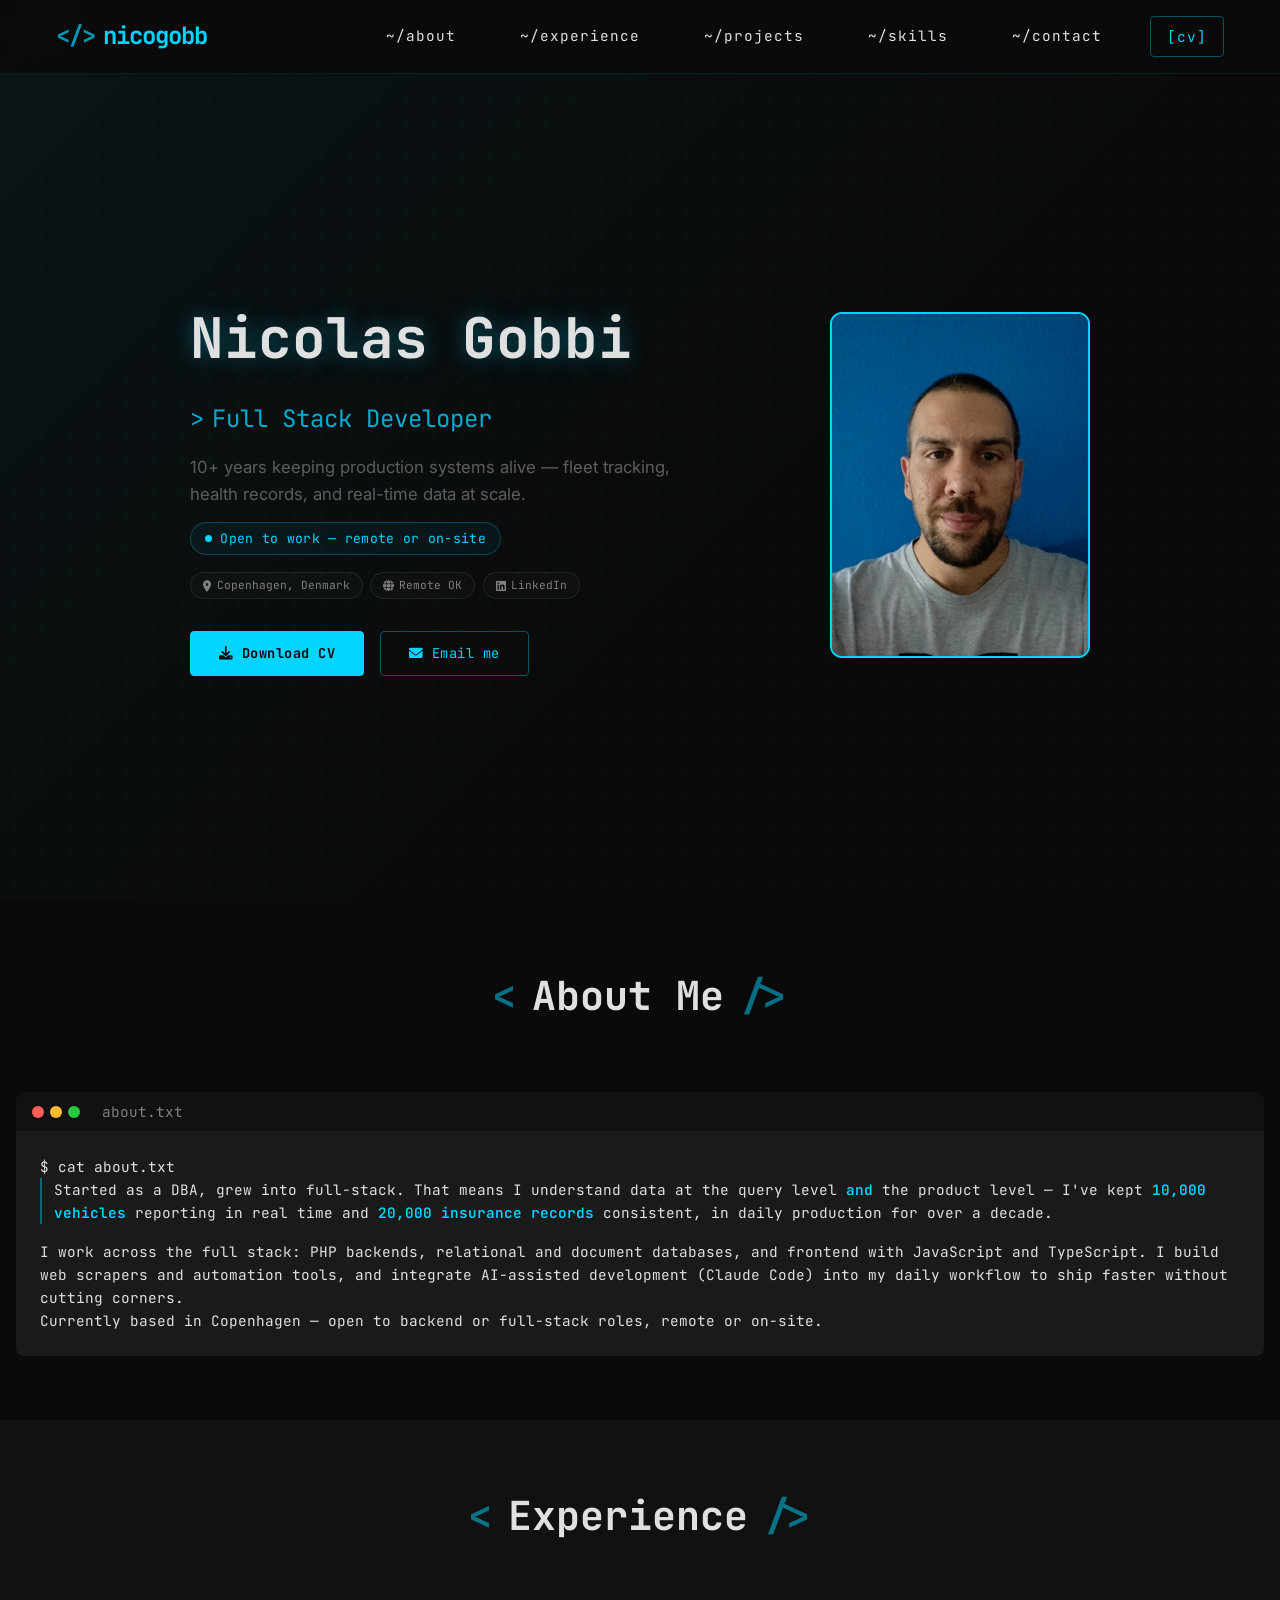
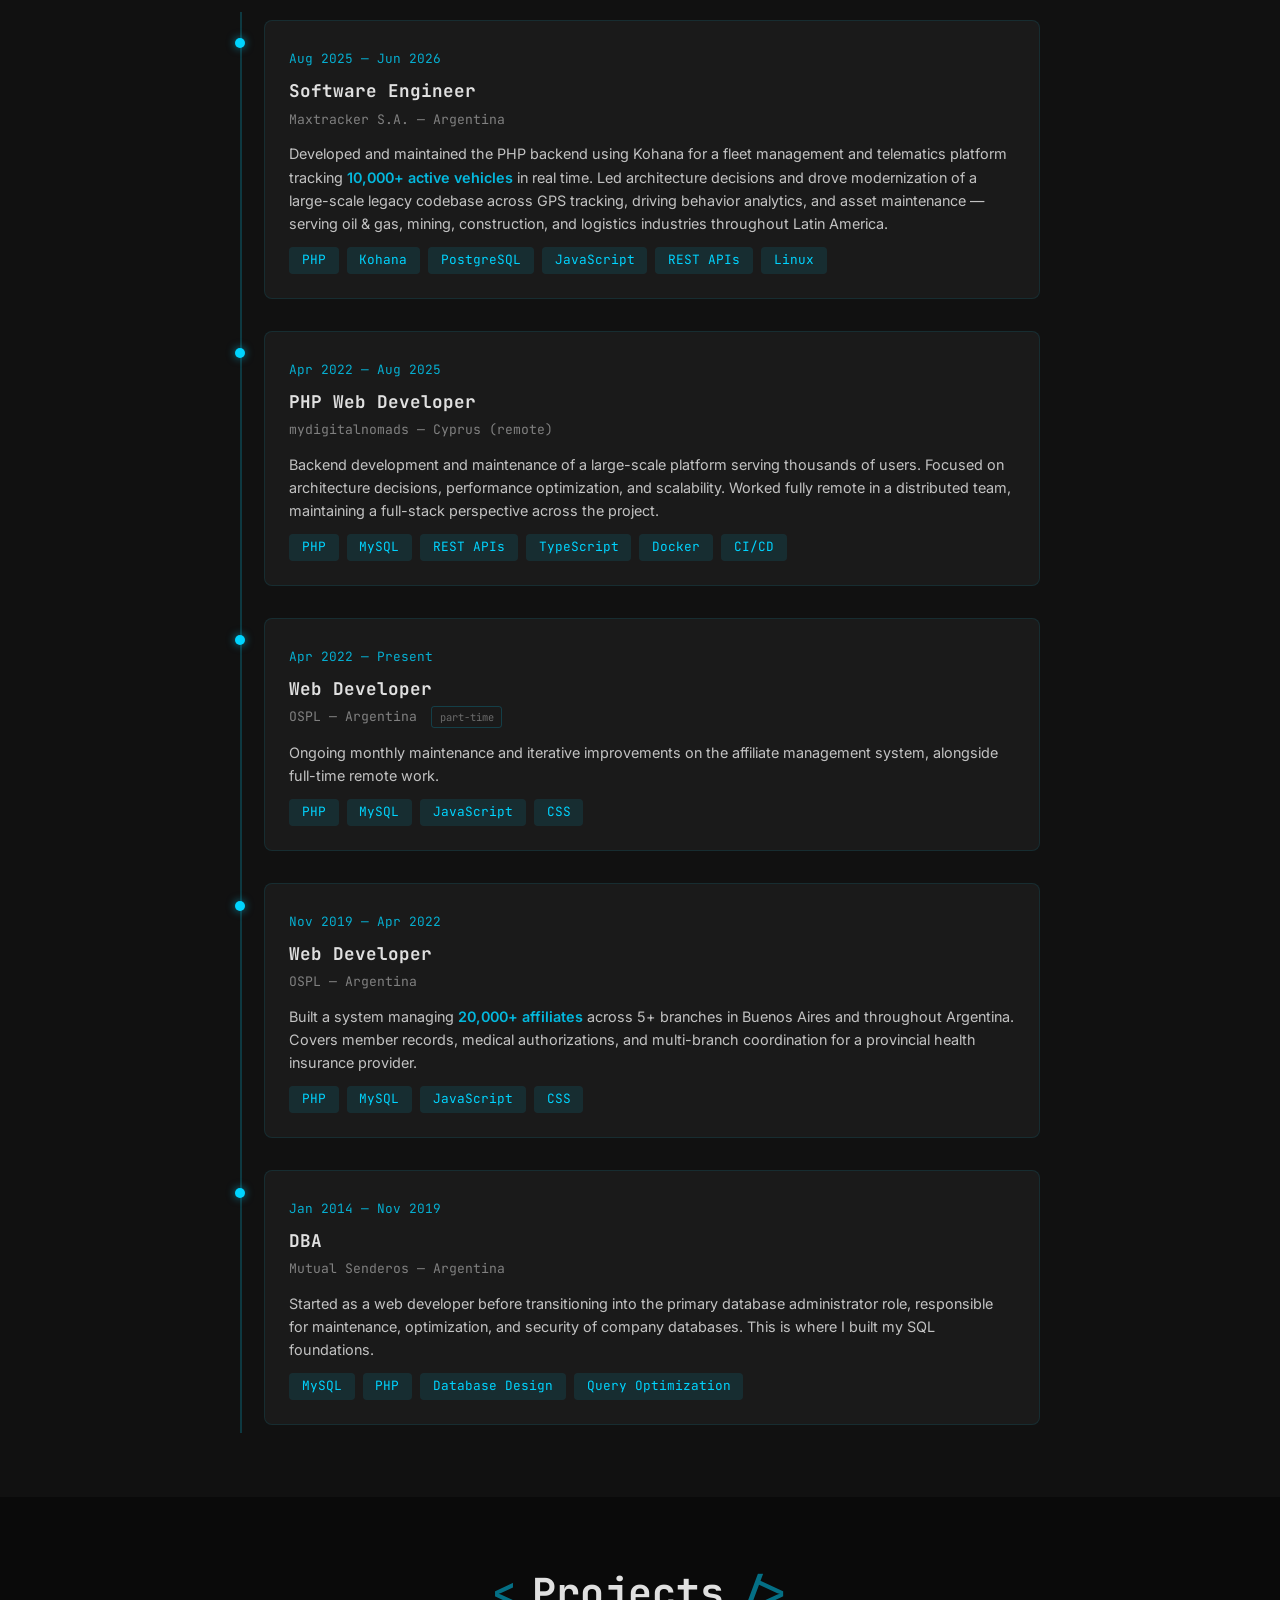
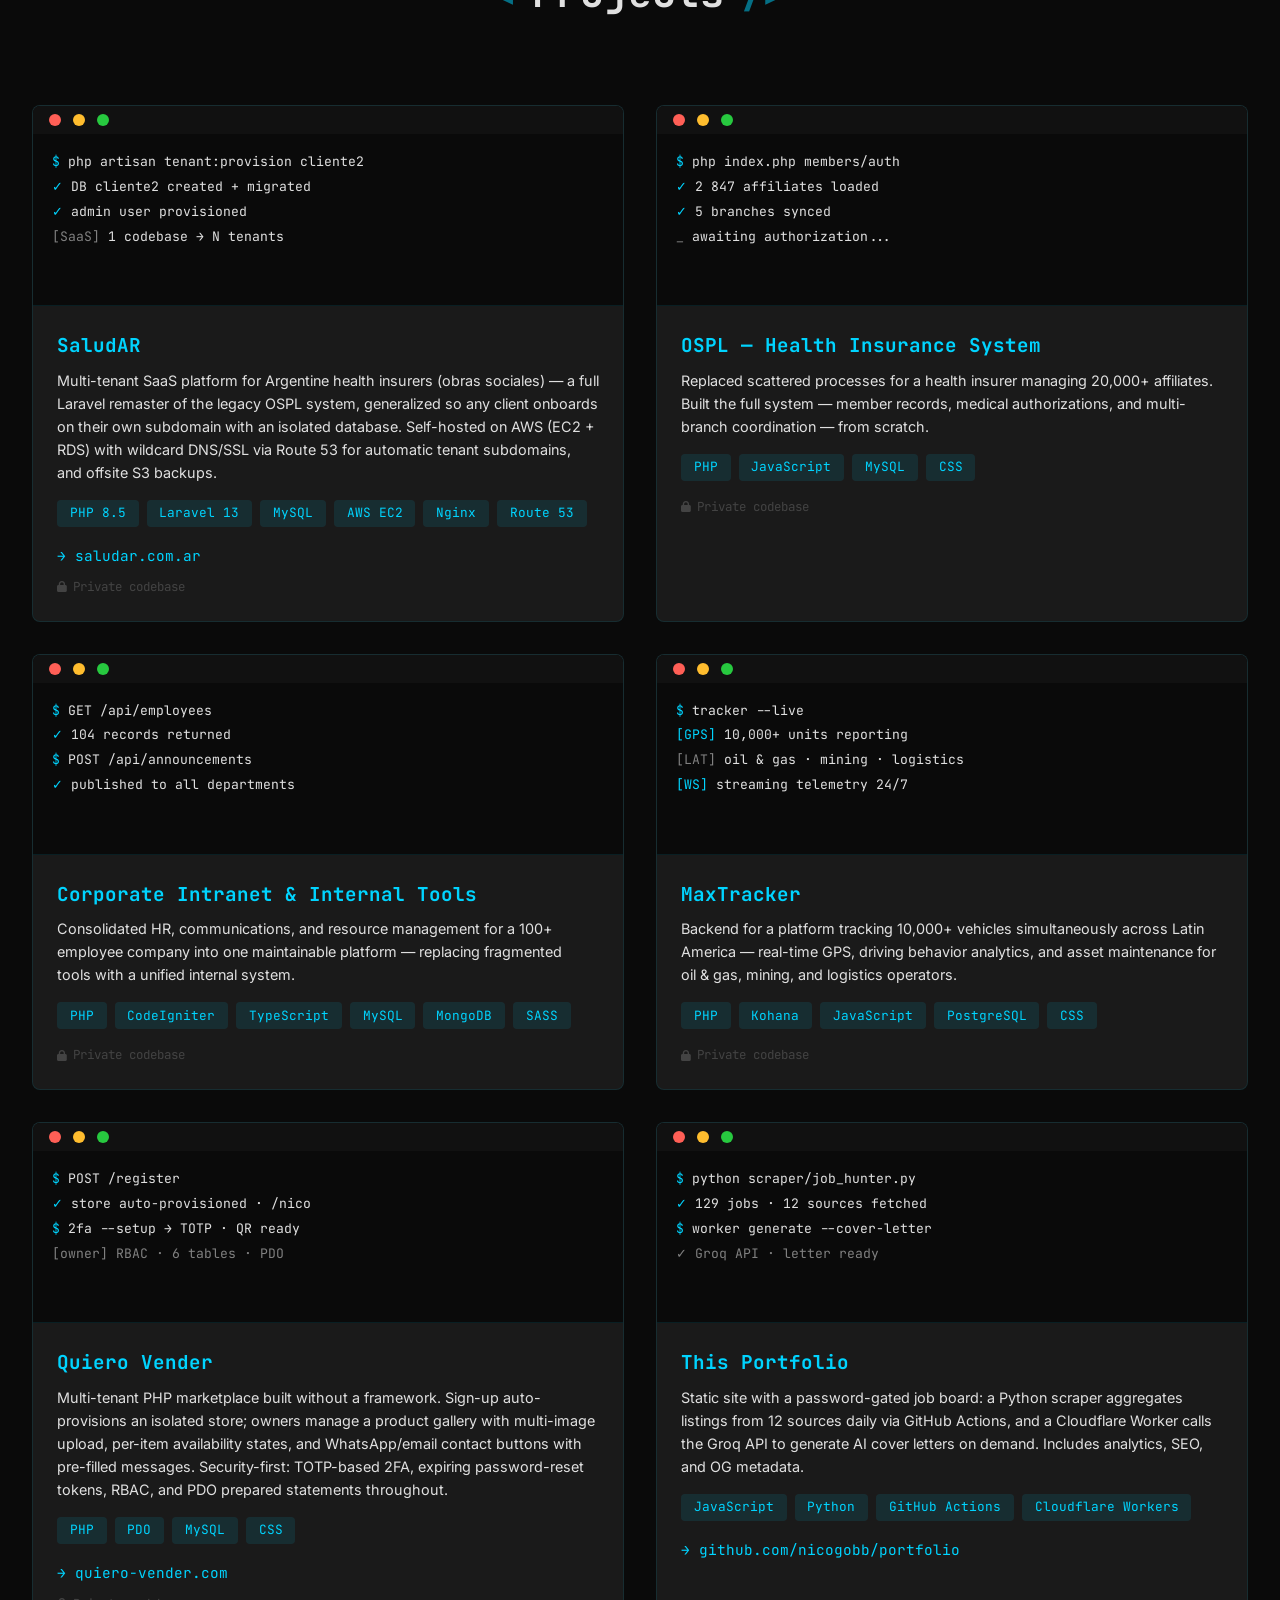
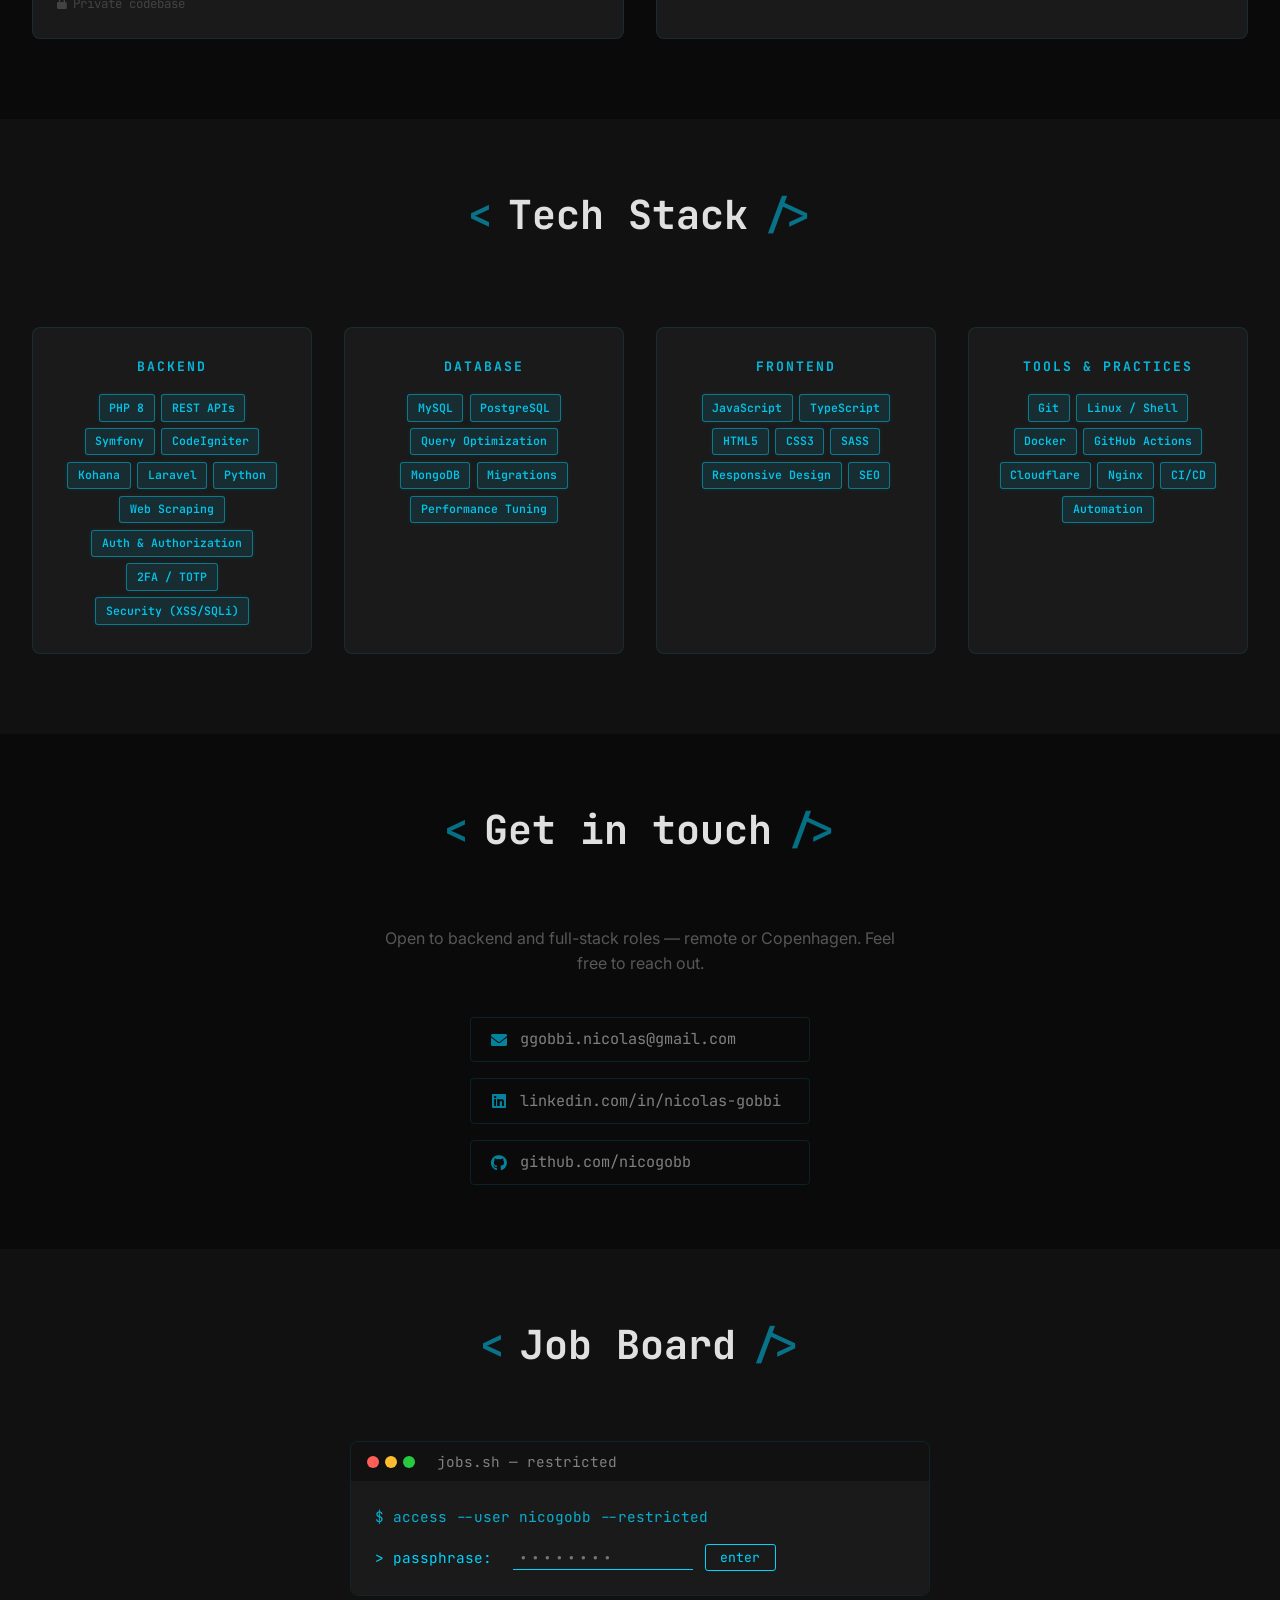
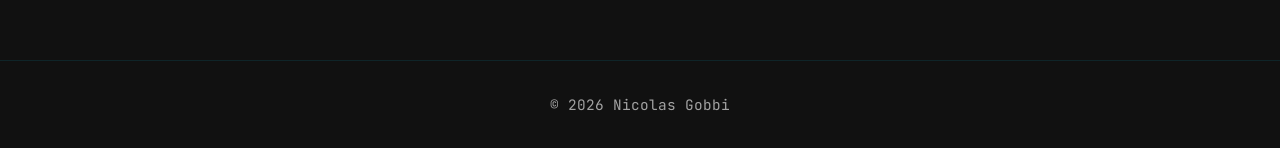
<file: index.html>
<!DOCTYPE html>
<html lang="en">
<head>
    <meta charset="UTF-8">
    <meta name="viewport" content="width=device-width, initial-scale=1.0">
    <meta name="description" content="Nicolas Gobbi - Full Stack Developer Portfolio showcasing web development projects and skills">
    <meta property="og:type" content="website">
    <meta property="og:title" content="Nicolas Gobbi — Full Stack Developer">
    <meta property="og:description" content="Backend engineer with 10+ years of experience building production systems across health, logistics, and fleet tracking industries.">
    <meta property="og:url" content="https://nicogobb.github.io/portfolio/">
    <meta name="twitter:card" content="summary_large_image">
    <meta name="twitter:title" content="Nicolas Gobbi — Full Stack Developer">
    <meta name="twitter:description" content="Backend engineer with 10+ years of experience building production systems across health, logistics, and fleet tracking industries.">
    <meta property="og:image" content="https://nicogobb.github.io/portfolio/og-image.png">
    <meta property="og:image:type" content="image/png">
    <meta property="og:image:width" content="1200">
    <meta property="og:image:height" content="630">
    <meta name="twitter:image" content="https://nicogobb.github.io/portfolio/og-image.png">
    <title>Nicolas Gobbi - Developer Portfolio</title>
    <link rel="icon" type="image/svg+xml" href="data:image/svg+xml,<svg xmlns='http://www.w3.org/2000/svg' viewBox='0 0 100 100'><rect width='100' height='100' rx='10' fill='%230a0a0a'/><text x='8' y='78' font-size='65' font-family='monospace' fill='%2300ff00'>%3E_</text></svg>">
    <!-- Preconnect -->
    <link rel="preconnect" href="https://fonts.googleapis.com">
    <link rel="preconnect" href="https://fonts.gstatic.com" crossorigin>
    <!-- SEO -->
    <meta name="author" content="Nicolas Gobbi">
    <meta name="theme-color" content="#0a0a0a">
    <link rel="canonical" href="https://nicogobb.github.io/portfolio/">
    <!-- Google Fonts -->
    <link href="https://fonts.googleapis.com/css2?family=JetBrains+Mono:wght@400;700&family=Inter:wght@400;500;700&display=swap" rel="stylesheet">
    <!-- JSON-LD structured data -->
    <script type="application/ld+json">
    {
      "@context": "https://schema.org",
      "@type": "Person",
      "name": "Nicolas Gobbi",
      "url": "https://nicogobb.github.io/portfolio/",
      "jobTitle": "Full Stack Developer",
      "address": {
        "@type": "PostalAddress",
        "addressLocality": "Copenhagen",
        "addressCountry": "DK"
      },
      "knowsAbout": ["PHP", "JavaScript", "TypeScript", "MySQL", "PostgreSQL", "MongoDB", "CodeIgniter", "Kohana", "Symfony", "Laravel", "REST APIs", "Docker", "GitHub Actions", "Cloudflare"],
      "sameAs": [
        "https://github.com/nicogobb",
        "https://linkedin.com/in/nicolas-gobbi"
      ]
    }
    </script>
    <!-- Font Awesome (in head to avoid icon flash on hero chips/buttons) -->
    <link rel="stylesheet" href="https://cdnjs.cloudflare.com/ajax/libs/font-awesome/6.0.0/css/all.min.css">
    <!-- Custom CSS -->
    <link rel="stylesheet" href="css/styles.css">
</head>
<body>
    <!-- Navigation -->
    <nav class="nav">
        <div class="nav__container">
            <a href="#hero" class="nav__logo">nicogobb</a>
            <button class="nav__toggle" aria-label="Toggle menu">
                <span></span>
                <span></span>
                <span></span>
            </button>
            <div class="nav__menu">
                <a href="#about">~/about</a>
                <a href="#experience">~/experience</a>
                <a href="#portfolio">~/projects</a>
                <a href="#skills">~/skills</a>
                <a href="#contact">~/contact</a>
                <a href="CV_NicolasGobbi.pdf" download class="nav__cv">[cv]</a>
            </div>
        </div>
    </nav>

    <!-- Hero Section -->
    <section id="hero" class="hero">
        <div class="hero__container">
            <div class="hero__left">
                <h1 class="hero__title">Nicolas Gobbi</h1>
                <p class="hero__subtitle">Full Stack Developer</p>
                <p class="hero__tagline">10+ years keeping production systems alive — fleet tracking, health records, and real-time data at scale.</p>
                <p class="hero__available"><span class="available__dot"></span> Open to work — remote or on-site</p>
                <div class="hero__chips">
                    <span class="hero__chip"><i class="fas fa-map-marker-alt"></i> Copenhagen, Denmark</span>
                    <span class="hero__chip"><i class="fas fa-globe"></i> Remote OK</span>
                    <a href="https://linkedin.com/in/nicolas-gobbi" target="_blank" rel="noopener noreferrer" class="hero__chip hero__chip--link"><i class="fab fa-linkedin"></i> LinkedIn</a>
                </div>
                <div class="hero__actions">
                    <a href="CV_NicolasGobbi.pdf" download class="hero__btn hero__btn--primary"><i class="fas fa-download"></i> Download CV</a>
                    <a href="mailto:ggobbi.nicolas@gmail.com" class="hero__btn hero__btn--secondary"><i class="fas fa-envelope"></i> Email me</a>
                </div>
            </div>
            <div class="hero__right">
                <img src="img/nicolas.jpg" alt="Nicolas Gobbi" class="hero__photo">
            </div>
        </div>
    </section>

    <!-- Main Content Sections -->
    <main>
        <!-- About Section -->
        <section id="about" class="section">
            <h2 class="section__title">About Me</h2>
            <div class="about__content">
                <div class="about__terminal">
                    <div class="terminal__header">
                        <span class="terminal__dot"></span>
                        <span class="terminal__dot"></span>
                        <span class="terminal__dot"></span>
                        <span class="terminal__title">about.txt</span>
                    </div>
                    <div class="terminal__body">
                        <p>$ cat about.txt</p>
                        <p class="about__uvp-line">Started as a DBA, grew into full-stack. That means I understand data at the query level <em>and</em> the product level — I've kept <em>10,000 vehicles</em> reporting in real time and <em>20,000 insurance records</em> consistent, in daily production for over a decade.</p>
                        <p>I work across the full stack: PHP backends, relational and document databases, and frontend with JavaScript and TypeScript. I build web scrapers and automation tools, and integrate AI-assisted development (Claude Code) into my daily workflow to ship faster without cutting corners.</p>
                        <p>Currently based in Copenhagen — open to backend or full-stack roles, remote or on-site.</p>
                    </div>
                </div>
            </div>
        </section>



        <!-- Experience Section -->
        <section id="experience" class="section">
            <h2 class="section__title">Experience</h2>
            <div class="timeline">

                <div class="timeline__item">
                    <div class="timeline__marker"></div>
                    <div class="timeline__content">
                        <span class="timeline__date">Aug 2025 — Jun 2026</span>
                        <h3 class="timeline__role">Software Engineer</h3>
                        <span class="timeline__company">Maxtracker S.A. — Argentina</span>
                        <p>Developed and maintained the PHP backend using Kohana for a fleet management and telematics platform tracking <strong>10,000+ active vehicles</strong> in real time. Led architecture decisions and drove modernization of a large-scale legacy codebase across GPS tracking, driving behavior analytics, and asset maintenance — serving oil & gas, mining, construction, and logistics industries throughout Latin America.</p>
                        <div class="project__tags">
                            <span>PHP</span><span>Kohana</span><span>PostgreSQL</span><span>JavaScript</span><span>REST APIs</span><span>Linux</span>
                        </div>
                    </div>
                </div>

                <div class="timeline__item">
                    <div class="timeline__marker"></div>
                    <div class="timeline__content">
                        <span class="timeline__date">Apr 2022 — Aug 2025</span>
                        <h3 class="timeline__role">PHP Web Developer</h3>
                        <span class="timeline__company">mydigitalnomads — Cyprus (remote)</span>
                        <p>Backend development and maintenance of a large-scale platform serving thousands of users. Focused on architecture decisions, performance optimization, and scalability. Worked fully remote in a distributed team, maintaining a full-stack perspective across the project.</p>
                        <div class="project__tags">
                            <span>PHP</span><span>MySQL</span><span>REST APIs</span><span>TypeScript</span><span>Docker</span><span>CI/CD</span>
                        </div>
                    </div>
                </div>

                <div class="timeline__item">
                    <div class="timeline__marker"></div>
                    <div class="timeline__content">
                        <span class="timeline__date">Apr 2022 — Present</span>
                        <h3 class="timeline__role">Web Developer</h3>
                        <span class="timeline__company">OSPL — Argentina <span class="timeline__tag">part-time</span></span>
                        <p>Ongoing monthly maintenance and iterative improvements on the affiliate management system, alongside full-time remote work.</p>
                        <div class="project__tags">
                            <span>PHP</span><span>MySQL</span><span>JavaScript</span><span>CSS</span>
                        </div>
                    </div>
                </div>

                <div class="timeline__item">
                    <div class="timeline__marker"></div>
                    <div class="timeline__content">
                        <span class="timeline__date">Nov 2019 — Apr 2022</span>
                        <h3 class="timeline__role">Web Developer</h3>
                        <span class="timeline__company">OSPL — Argentina</span>
                        <p>Built a system managing <strong>20,000+ affiliates</strong> across 5+ branches in Buenos Aires and throughout Argentina. Covers member records, medical authorizations, and multi-branch coordination for a provincial health insurance provider.</p>
                        <div class="project__tags">
                            <span>PHP</span><span>MySQL</span><span>JavaScript</span><span>CSS</span>
                        </div>
                    </div>
                </div>

                <div class="timeline__item">
                    <div class="timeline__marker"></div>
                    <div class="timeline__content">
                        <span class="timeline__date">Jan 2014 — Nov 2019</span>
                        <h3 class="timeline__role">DBA</h3>
                        <span class="timeline__company">Mutual Senderos — Argentina</span>
                        <p>Started as a web developer before transitioning into the primary database administrator role, responsible for maintenance, optimization, and security of company databases. This is where I built my SQL foundations.</p>
                        <div class="project__tags">
                            <span>MySQL</span><span>PHP</span><span>Database Design</span><span>Query Optimization</span>
                        </div>
                    </div>
                </div>

            </div>
        </section>

        <!-- Portfolio Section -->
        <section id="portfolio" class="section">
            <h2 class="section__title">Projects</h2>
            <div class="portfolio__grid">
                <div class="project__card">
                    <div class="project__visual">
                        <div class="project__visual-header">
                            <span class="terminal__dot"></span>
                            <span class="terminal__dot"></span>
                            <span class="terminal__dot"></span>
                        </div>
                        <div class="project__visual-body">
                            <span class="pv__accent">$</span> php artisan tenant:provision cliente2<br>
                            <span class="pv__accent">✓</span> DB cliente2 created + migrated<br>
                            <span class="pv__accent">✓</span> admin user provisioned<br>
                            <span class="pv__dim">[SaaS]</span> 1 codebase → N tenants
                        </div>
                    </div>
                    <div class="project__content">
                        <h3>SaludAR</h3>
                        <p>Multi-tenant SaaS platform for Argentine health insurers (obras sociales) — a full Laravel remaster of the legacy OSPL system, generalized so any client onboards on their own subdomain with an isolated database. Self-hosted on AWS (EC2 + RDS) with wildcard DNS/SSL via Route 53 for automatic tenant subdomains, and offsite S3 backups.</p>
                        <div class="project__tags">
                            <span>PHP 8.5</span>
                            <span>Laravel 13</span>
                            <span>MySQL</span>
                            <span>AWS EC2</span>
                            <span>Nginx</span>
                            <span>Route 53</span>
                        </div>
                        <a href="https://saludar.com.ar" target="_blank" rel="noopener noreferrer" class="project__link">→ saludar.com.ar</a>
                        <span class="project__private"><i class="fas fa-lock"></i> Private codebase</span>
                    </div>
                </div>
                <div class="project__card">
                    <div class="project__visual">
                        <div class="project__visual-header">
                            <span class="terminal__dot"></span>
                            <span class="terminal__dot"></span>
                            <span class="terminal__dot"></span>
                        </div>
                        <div class="project__visual-body">
                            <span class="pv__accent">$</span> php index.php members/auth<br>
                            <span class="pv__accent">✓</span> 2 847 affiliates loaded<br>
                            <span class="pv__accent">✓</span> 5 branches synced<br>
                            <span class="pv__dim">_</span> awaiting authorization...
                        </div>
                    </div>
                    <div class="project__content">
                        <h3>OSPL — Health Insurance System</h3>
                        <p>Replaced scattered processes for a health insurer managing 20,000+ affiliates. Built the full system — member records, medical authorizations, and multi-branch coordination — from scratch.</p>
                        <div class="project__tags">
                            <span>PHP</span>
                            <span>JavaScript</span>
                            <span>MySQL</span>
                            <span>CSS</span>
                        </div>
                        <span class="project__private"><i class="fas fa-lock"></i> Private codebase</span>
                    </div>
                </div>
                <div class="project__card">
                    <div class="project__visual">
                        <div class="project__visual-header">
                            <span class="terminal__dot"></span>
                            <span class="terminal__dot"></span>
                            <span class="terminal__dot"></span>
                        </div>
                        <div class="project__visual-body">
                            <span class="pv__accent">$</span> GET /api/employees<br>
                            <span class="pv__accent">✓</span> 104 records returned<br>
                            <span class="pv__accent">$</span> POST /api/announcements<br>
                            <span class="pv__accent">✓</span> published to all departments
                        </div>
                    </div>
                    <div class="project__content">
                        <h3>Corporate Intranet & Internal Tools</h3>
                        <p>Consolidated HR, communications, and resource management for a 100+ employee company into one maintainable platform — replacing fragmented tools with a unified internal system.</p>
                        <div class="project__tags">
                            <span>PHP</span>
                            <span>CodeIgniter</span>
                            <span>TypeScript</span>
                            <span>MySQL</span>
                            <span>MongoDB</span>
                            <span>SASS</span>
                        </div>
                        <span class="project__private"><i class="fas fa-lock"></i> Private codebase</span>
                    </div>
                </div>
                <div class="project__card">
                    <div class="project__visual">
                        <div class="project__visual-header">
                            <span class="terminal__dot"></span>
                            <span class="terminal__dot"></span>
                            <span class="terminal__dot"></span>
                        </div>
                        <div class="project__visual-body">
                            <span class="pv__accent">$</span> tracker --live<br>
                            <span class="pv__accent">[GPS]</span> 10,000+ units reporting<br>
                            <span class="pv__dim">[LAT]</span> oil &amp; gas · mining · logistics<br>
                            <span class="pv__accent">[WS]</span> streaming telemetry 24/7
                        </div>
                    </div>
                    <div class="project__content">
                        <h3>MaxTracker</h3>
                        <p>Backend for a platform tracking 10,000+ vehicles simultaneously across Latin America — real-time GPS, driving behavior analytics, and asset maintenance for oil & gas, mining, and logistics operators.</p>
                        <div class="project__tags">
                            <span>PHP</span>
                            <span>Kohana</span>
                            <span>JavaScript</span>
                            <span>PostgreSQL</span>
                            <span>CSS</span>
                        </div>
                        <span class="project__private"><i class="fas fa-lock"></i> Private codebase</span>
                    </div>
                </div>
                <div class="project__card">
                    <div class="project__visual">
                        <div class="project__visual-header">
                            <span class="terminal__dot"></span>
                            <span class="terminal__dot"></span>
                            <span class="terminal__dot"></span>
                        </div>
                        <div class="project__visual-body">
                            <span class="pv__accent">$</span> POST /register<br>
                            <span class="pv__accent">✓</span> store auto-provisioned · /nico<br>
                            <span class="pv__accent">$</span> 2fa --setup → TOTP · QR ready<br>
                            <span class="pv__dim">[owner] RBAC · 6 tables · PDO</span>
                        </div>
                    </div>
                    <div class="project__content">
                        <h3>Quiero Vender</h3>
                        <p>Multi-tenant PHP marketplace built without a framework. Sign-up auto-provisions an isolated store; owners manage a product gallery with multi-image upload, per-item availability states, and WhatsApp/email contact buttons with pre-filled messages. Security-first: TOTP-based 2FA, expiring password-reset tokens, RBAC, and PDO prepared statements throughout.</p>
                        <div class="project__tags">
                            <span>PHP</span>
                            <span>PDO</span>
                            <span>MySQL</span>
                            <span>CSS</span>
                        </div>
                        <a href="https://quiero-vender.com/" target="_blank" rel="noopener noreferrer" class="project__link">→ quiero-vender.com</a>
                        <span class="project__private"><i class="fas fa-lock"></i> Private codebase</span>
                    </div>
                </div>
                <div class="project__card">
                    <div class="project__visual">
                        <div class="project__visual-header">
                            <span class="terminal__dot"></span>
                            <span class="terminal__dot"></span>
                            <span class="terminal__dot"></span>
                        </div>
                        <div class="project__visual-body">
                            <span class="pv__accent">$</span> python scraper/job_hunter.py<br>
                            <span class="pv__accent">✓</span> 129 jobs · 12 sources fetched<br>
                            <span class="pv__accent">$</span> worker generate --cover-letter<br>
                            <span class="pv__dim">✓ Groq API · letter ready</span>
                        </div>
                    </div>
                    <div class="project__content">
                        <h3>This Portfolio</h3>
                        <p>Static site with a password-gated job board: a Python scraper aggregates listings from 12 sources daily via GitHub Actions, and a Cloudflare Worker calls the Groq API to generate AI cover letters on demand. Includes analytics, SEO, and OG metadata.</p>
                        <div class="project__tags">
                            <span>JavaScript</span>
                            <span>Python</span>
                            <span>GitHub Actions</span>
                            <span>Cloudflare Workers</span>
                        </div>
                        <a href="https://github.com/nicogobb/portfolio" target="_blank" rel="noopener noreferrer" class="project__link">→ github.com/nicogobb/portfolio</a>
                    </div>
                </div>
            </div>
        </section>

        <!-- Skills Section -->
        <section id="skills" class="section">
            <h2 class="section__title">Tech Stack</h2>
            <div class="skills__content">
                <div class="skills__grid">
                    <div class="skill__card">
                        <h3>Backend</h3>
                        <div class="skill__tags">
                            <span class="skill__tag">PHP 8</span>
                            <span class="skill__tag">REST APIs</span>
                            <span class="skill__tag">Symfony</span>
                            <span class="skill__tag">CodeIgniter</span>
                            <span class="skill__tag">Kohana</span>
                            <span class="skill__tag skill__tag--core">Laravel</span>
                            <span class="skill__tag">Python</span>
                            <span class="skill__tag">Web Scraping</span>
                            <span class="skill__tag">Auth &amp; Authorization</span>
                            <span class="skill__tag">2FA / TOTP</span>
                            <span class="skill__tag">Security (XSS/SQLi)</span>
                        </div>
                    </div>
                    <div class="skill__card">
                        <h3>Database</h3>
                        <div class="skill__tags">
                            <span class="skill__tag">MySQL</span>
                            <span class="skill__tag">PostgreSQL</span>
                            <span class="skill__tag">Query Optimization</span>
                            <span class="skill__tag">MongoDB</span>
                            <span class="skill__tag">Migrations</span>
                            <span class="skill__tag">Performance Tuning</span>
                        </div>
                    </div>
                    <div class="skill__card">
                        <h3>Frontend</h3>
                        <div class="skill__tags">
                            <span class="skill__tag">JavaScript</span>
                            <span class="skill__tag">TypeScript</span>
                            <span class="skill__tag">HTML5</span>
                            <span class="skill__tag">CSS3</span>
                            <span class="skill__tag">SASS</span>
                            <span class="skill__tag">Responsive Design</span>
                            <span class="skill__tag">SEO</span>
                        </div>
                    </div>
                    <div class="skill__card">
                        <h3>Tools &amp; Practices</h3>
                        <div class="skill__tags">
                            <span class="skill__tag">Git</span>
                            <span class="skill__tag">Linux / Shell</span>
                            <span class="skill__tag">Docker</span>
                            <span class="skill__tag">GitHub Actions</span>
                            <span class="skill__tag">Cloudflare</span>
                            <span class="skill__tag">Nginx</span>
                            <span class="skill__tag">CI/CD</span>
                            <span class="skill__tag">Automation</span>
                        </div>
                    </div>
                </div>
            </div>
        </section>


        <!-- Contact Section -->
        <section id="contact" class="section">
            <h2 class="section__title">Get in touch</h2>
            <div class="contact__container">
                <p class="contact__lead">Open to backend and full-stack roles — remote or Copenhagen. Feel free to reach out.</p>
                <div class="contact__links">
                    <a href="mailto:ggobbi.nicolas@gmail.com" class="contact__link">
                        <i class="fas fa-envelope"></i>
                        <span>ggobbi.nicolas@gmail.com</span>
                    </a>
                    <a href="https://linkedin.com/in/nicolas-gobbi" target="_blank" rel="noopener noreferrer" class="contact__link">
                        <i class="fab fa-linkedin"></i>
                        <span>linkedin.com/in/nicolas-gobbi</span>
                    </a>
                    <a href="https://github.com/nicogobb" target="_blank" rel="noopener noreferrer" class="contact__link">
                        <i class="fab fa-github"></i>
                        <span>github.com/nicogobb</span>
                    </a>
                </div>
            </div>
        </section>

        <!-- Jobs Section (password-protected, no nav link — access via /#jobs) -->
        <section id="jobs" class="section">
            <h2 class="section__title">Job Board</h2>

            <!-- Password gate -->
            <div class="jobs__gate" id="jobs-gate">
                <div class="jobs__gate-terminal">
                    <div class="terminal__header">
                        <span class="terminal__dot"></span>
                        <span class="terminal__dot"></span>
                        <span class="terminal__dot"></span>
                        <span class="terminal__title">jobs.sh — restricted</span>
                    </div>
                    <div class="terminal__body">
                        <p class="jobs__line">$ access --user nicogobb --restricted</p>
                        <div class="jobs__auth-row">
                            <span class="jobs__prompt">&gt; passphrase:&nbsp;</span>
                            <input type="password" id="jobs-password" class="jobs__input"
                                   placeholder="••••••••" autocomplete="off">
                            <button id="jobs-submit" class="jobs__btn">enter</button>
                        </div>
                        <p class="jobs__error" id="jobs-error">! access denied</p>
                    </div>
                </div>
            </div>

            <!-- Jobs list (shown after unlock) -->
            <div class="jobs__content" id="jobs-content">
                <div class="jobs__toolbar">
                    <span id="jobs-meta" class="jobs__meta"></span>
                    <div class="jobs__toolbar-right">
                        <span id="jobs-updated" class="jobs__updated"></span>
<button id="jobs-lock" class="jobs__btn">$ lock</button>
                    </div>
                </div>
                <div id="jobs-filters" class="jobs__filters"></div>
                <div id="jobs-list" class="jobs__list"></div>
                <div id="jobs-pagination" class="jobs__pagination"></div>
            </div>
        </section>

    </main>

    <!-- Footer -->
    <footer class="footer">
        <div class="footer__container">
            <p class="footer__copy">© 2026 Nicolas Gobbi</p>
        </div>
    </footer>

    <!-- Cover Letter Modal -->
    <div class="cl-overlay" id="cl-overlay">
        <div class="cl-modal">
            <div class="cl-modal__header">
                <span class="cl-modal__title">✉ cover letter</span>
                <div class="cl-modal__actions">
                    <button class="cl-btn" id="cl-copy">copy</button>
                    <button class="cl-btn cl-btn--close" id="cl-close">✕</button>
                </div>
            </div>
            <div class="cl-modal__body" id="cl-body"></div>
        </div>
    </div>

<!-- Scroll to top button -->
    <button class="scroll-top" id="scrollTop" aria-label="Back to top">↑</button>
    <script src="js/main.js"></script>
    <!-- GoatCounter Analytics -->
    <script data-goatcounter="https://nicogobb.goatcounter.com/count"
            async src="//gc.zgo.at/count.js"></script>
</body>
</html>
</file>
<file: css/styles.css>
/* CSS Variables */
:root {
    /* Colors - Modern tech-inspired palette */
    --primary-color: #00d4ff;  /* Cyan */
    --secondary-color: #1a1a1a;
    --text-color: #e0e0e0;
    --light-text: #808080;
    --background: #0a0a0a;
    --section-bg: #111111;
    --accent-color: rgba(0, 212, 255, 0.1);
    
    /* Typography */
    --font-main: 'JetBrains Mono', 'Fira Code', monospace;
    --font-secondary: 'Inter', sans-serif;
    
    /* Spacing */
    --spacing-xs: 0.5rem;
    --spacing-sm: 1rem;
    --spacing-md: 2rem;
    --spacing-lg: 4rem;
    
    /* Container */
    --container-width: 1200px;
    --container-padding: 1rem;
}

/* Reset & Base Styles */
* {
    margin: 0;
    padding: 0;
    box-sizing: border-box;
}

body {
    font-family: var(--font-secondary);
    color: var(--text-color);
    line-height: 1.6;
    background-color: var(--background);
    scroll-behavior: smooth;
}

/* Respect reduced-motion preference */
@media (prefers-reduced-motion: reduce) {
    *, *::before, *::after {
        animation-duration: 0.01ms !important;
        animation-iteration-count: 1 !important;
        transition-duration: 0.01ms !important;
    }
    html { scroll-behavior: auto; }
}

/* Container */
.container {
    max-width: var(--container-width);
    margin: 0 auto;
    padding: 0 var(--container-padding);
}

/* Navigation */
.nav {
    position: fixed;
    top: 0;
    width: 100%;
    background: rgba(10, 10, 10, 0.9);
    backdrop-filter: blur(10px);
    border-bottom: 1px solid rgba(0, 212, 255, 0.1);
    z-index: 1000;
}

.nav__container {
    display: flex;
    justify-content: space-between;
    align-items: center;
    padding: var(--spacing-sm) var(--container-padding);
    max-width: var(--container-width);
    margin: 0 auto;
}

.nav__logo {
    font-family: var(--font-main);
    font-size: 1.5rem;
    font-weight: bold;
    color: var(--primary-color);
    text-decoration: none;
    letter-spacing: -1px;
}

.nav__logo::before {
    content: "</>";
    margin-right: 0.5rem;
    opacity: 0.7;
}

.nav__menu {
    display: flex;
    gap: var(--spacing-md);
}

.nav__menu a {
    font-family: var(--font-main);
    color: var(--text-color);
    text-decoration: none;
    transition: all 0.3s ease;
    padding: 0.5rem 1rem;
    border-radius: 4px;
    font-size: 0.9rem;
    letter-spacing: 1px;
}

.nav__menu a:hover {
    color: var(--primary-color);
    background: var(--accent-color);
}


/* Hero Section */
.hero {
    height: 100vh;
    display: flex;
    align-items: center;
    justify-content: center;
    padding: var(--spacing-lg) var(--container-padding);
    padding-top: calc(var(--spacing-lg) + 70px);
    background-color: var(--background);
    position: relative;
    overflow: hidden;
}

.hero::before {
    content: "";
    position: absolute;
    top: 0;
    left: 0;
    right: 0;
    bottom: 0;
    background-image:
        radial-gradient(rgba(0, 212, 255, 0.07) 1px, transparent 1px),
        linear-gradient(135deg, rgba(0, 212, 255, 0.05) 0%, transparent 60%);
    background-size: 28px 28px, 100% 100%;
    pointer-events: none;
}

.hero__container {
    position: relative;
    z-index: 1;
    display: flex;
    align-items: center;
    justify-content: space-between;
    gap: 1.5rem;
    width: 100%;
    max-width: 900px;
    text-align: left;
}

.hero__title {
    font-family: var(--font-main);
    font-size: 3.5rem;
    margin-bottom: var(--spacing-sm);
    color: var(--text-color);
    text-shadow: 0 0 20px rgba(0, 212, 255, 0.35), 0 0 60px rgba(0, 212, 255, 0.1);
}

.hero__subtitle {
    font-size: 1.5rem;
    color: var(--primary-color);
    font-family: var(--font-main);
    opacity: 0.8;
}

.hero__subtitle::before {
    content: ">";
    margin-right: 0.5rem;
    animation: blink 1s infinite;
}

@keyframes blink {
    50% { opacity: 0; }
}

.hero__tagline {
    font-family: var(--font-secondary);
    font-size: 1.05rem;
    color: var(--light-text);
    opacity: 0.7;
    max-width: 520px;
    margin: 1rem 0 0;
    line-height: 1.6;
}

/* Sections */
.section {
    padding: var(--spacing-lg) var(--container-padding);
    position: relative;
    scroll-margin-top: 70px;
}

.section:nth-child(even) {
    background-color: var(--section-bg);
}

.section__title {
    font-family: var(--font-main);
    text-align: center;
    margin-bottom: var(--spacing-lg);
    font-size: 2.5rem;
    color: var(--text-color);
    position: relative;
    display: inline-block;
    left: 50%;
    transform: translateX(-50%);
}

.section__title::before {
    content: "<";
    color: var(--primary-color);
    margin-right: 1rem;
    opacity: 0.5;
}

.section__title::after {
    content: "/>";
    color: var(--primary-color);
    margin-left: 1rem;
    opacity: 0.5;
}

/* Footer */
.footer {
    background-color: var(--section-bg);
    color: var(--text-color);
    padding: var(--spacing-md) var(--container-padding);
    text-align: center;
    border-top: 1px solid rgba(0, 212, 255, 0.1);
}

.footer__container {
    display: flex;
    flex-direction: column;
    align-items: center;
    gap: 1rem;
}

.footer__container p {
    font-family: var(--font-main);
    font-size: 0.9rem;
    opacity: 0.7;
}

/* Terminal Styling */
.terminal__header {
    background: var(--section-bg);
    padding: 0.5rem 1rem;
    border-radius: 8px 8px 0 0;
    display: flex;
    align-items: center;
}

.terminal__dot {
    width: 12px;
    height: 12px;
    border-radius: 50%;
    margin-right: 6px;
}

.terminal__dot:nth-child(1) { background: #ff5f56; }
.terminal__dot:nth-child(2) { background: #ffbd2e; }
.terminal__dot:nth-child(3) { background: #27c93f; }

.terminal__title {
    margin-left: 1rem;
    color: var(--light-text);
    font-size: 0.9rem;
    font-family: var(--font-main);
}

.terminal__body {
    background: var(--secondary-color);
    padding: 1.5rem;
    border-radius: 0 0 8px 8px;
    font-family: var(--font-main);
    font-size: 0.9rem;
    line-height: 1.6;
}

/* Available badge */
.hero__available {
    display: inline-flex;
    align-items: center;
    gap: 0.5rem;
    margin-top: 0.9rem;
    margin-bottom: 0.4rem;
    font-family: var(--font-main);
    font-size: 0.82rem;
    color: var(--primary-color);
    border: 1px solid rgba(0, 212, 255, 0.25);
    padding: 0.3rem 0.9rem;
    border-radius: 20px;
    background: rgba(0, 212, 255, 0.05);
    letter-spacing: 0.3px;
}

.available__dot {
    width: 7px;
    height: 7px;
    border-radius: 50%;
    background: var(--primary-color);
    flex-shrink: 0;
    animation: dotPulse 2s ease-in-out infinite;
}

@keyframes dotPulse {
    0%, 100% { opacity: 1; }
    50%       { opacity: 0.25; }
}

/* Language level label */
.skill__lang-level {
    font-size: 0.7rem;
    color: var(--light-text);
    opacity: 0.65;
    margin-left: 0.3rem;
}

/* Hero location / availability chips */
.hero__chips {
    display: flex;
    flex-wrap: wrap;
    justify-content: flex-start;
    gap: 0.45rem;
    margin-top: 0.7rem;
    margin-bottom: 0.2rem;
}

.hero__chip {
    font-family: var(--font-main);
    font-size: 0.7rem;
    color: var(--light-text);
    border: 1px solid rgba(255, 255, 255, 0.08);
    border-radius: 20px;
    padding: 0.22rem 0.75rem;
    background: rgba(255, 255, 255, 0.02);
    display: inline-flex;
    align-items: center;
    gap: 0.35rem;
    transition: border-color 0.2s, color 0.2s;
}

.hero__chip--link {
    text-decoration: none;
    cursor: pointer;
}

.hero__chip--link:hover {
    border-color: rgba(0, 212, 255, 0.3);
    color: var(--primary-color);
}

/* Hero action buttons */
.hero__actions {
    display: flex;
    gap: 1rem;
    justify-content: flex-start;
    margin-top: 2rem;
    flex-wrap: wrap;
}

.hero__btn {
    font-family: var(--font-main);
    font-size: 0.85rem;
    padding: 0.65rem 1.75rem;
    border-radius: 4px;
    text-decoration: none;
    letter-spacing: 0.5px;
    transition: all 0.25s ease;
    display: inline-flex;
    align-items: center;
    gap: 0.5rem;
}

.hero__btn--primary {
    background: var(--primary-color);
    color: #0a0a0a;
    border: 1px solid var(--primary-color);
    font-weight: 700;
}

.hero__btn--primary:hover {
    background: transparent;
    color: var(--primary-color);
    box-shadow: 0 0 18px rgba(0, 212, 255, 0.25);
}

.hero__btn--secondary {
    background: transparent;
    color: var(--primary-color);
    border: 1px solid rgba(0, 212, 255, 0.35);
}

.hero__btn--secondary:hover {
    background: var(--accent-color);
    border-color: rgba(0, 212, 255, 0.6);
    box-shadow: 0 0 12px rgba(0, 212, 255, 0.12);
}

/* Hero CTA */
.hero__cta {
    display: inline-block;
    margin-top: 1.5rem;
    padding: 0.7rem 2rem;
    border: 1px solid var(--primary-color);
    color: var(--primary-color);
    font-family: var(--font-main);
    font-size: 0.9rem;
    text-decoration: none;
    border-radius: 4px;
    letter-spacing: 1px;
    transition: all 0.3s ease;
}

.hero__cta::before {
    content: '$ ';
    opacity: 0.5;
}

.hero__cta:hover {
    background: var(--accent-color);
    box-shadow: 0 0 12px rgba(0, 212, 255, 0.2);
}

/* Project Visual (terminal-style card header) */
.project__visual {
    height: 200px;
    background: var(--background);
    border-bottom: 1px solid rgba(0, 212, 255, 0.1);
    display: flex;
    flex-direction: column;
    overflow: hidden;
}

.project__visual-header {
    background: var(--section-bg);
    padding: 0.5rem 1rem;
    display: flex;
    align-items: center;
    gap: 6px;
    flex-shrink: 0;
}

.project__visual-body {
    font-family: var(--font-main);
    font-size: 0.82rem;
    color: var(--text-color);
    padding: 1rem 1.2rem;
    line-height: 1.9;
    flex: 1;
}

.pv__accent { color: var(--primary-color); }
.pv__dim { color: var(--light-text); }


.terminal__line {
    color: var(--text-color);
    margin-bottom: 0.5rem;
}

.terminal__line:last-child {
    margin-bottom: 0;
}

.hero__left {
    flex: 1;
}

.hero__right {
    flex-shrink: 0;
}

.hero__photo {
    width: 260px;
    height: auto;
    border-radius: 12px;
    border: 2px solid var(--primary-color);
    box-shadow: 0 0 30px rgba(var(--primary-rgb), 0.15);
    display: block;
}

/* About UVP — first paragraph inside the terminal */
.about__uvp-line {
    border-left: 2px solid rgba(0, 212, 255, 0.4);
    padding-left: 0.75rem;
    margin-bottom: 1rem !important;
}

.about__uvp-line em {
    color: var(--primary-color);
    font-style: normal;
    font-weight: 600;
}


/* Experience Timeline */
.timeline {
    position: relative;
    max-width: 800px;
    margin: 0 auto;
    padding: 0.5rem 0 0.5rem 1.5rem;
}

.timeline::before {
    content: '';
    position: absolute;
    left: 0;
    top: 0;
    bottom: 0;
    width: 2px;
    background: rgba(0, 212, 255, 0.2);
}

.timeline__item {
    position: relative;
    margin-bottom: 2rem;
}

.timeline__item:last-child {
    margin-bottom: 0;
}

.timeline__marker {
    position: absolute;
    left: -1.84rem;
    top: 1.1rem;
    width: 10px;
    height: 10px;
    border-radius: 50%;
    background: var(--primary-color);
    box-shadow: 0 0 8px rgba(0, 212, 255, 0.6);
}

.timeline__content {
    background: var(--secondary-color);
    border: 1px solid rgba(0, 212, 255, 0.1);
    border-radius: 8px;
    padding: 1.5rem;
    transition: transform 0.3s ease, border-color 0.3s ease, box-shadow 0.3s ease;
}

.timeline__content:hover {
    transform: translateX(4px);
    border-color: rgba(0, 212, 255, 0.25);
    box-shadow: 0 4px 20px rgba(0, 212, 255, 0.06);
}

.timeline__date {
    font-family: var(--font-main);
    font-size: 0.8rem;
    color: var(--primary-color);
    opacity: 0.8;
}

.timeline__role {
    font-family: var(--font-main);
    color: var(--text-color);
    font-size: 1.1rem;
    margin: 0.4rem 0 0.2rem;
}

.timeline__company {
    display: block;
    font-family: var(--font-main);
    font-size: 0.82rem;
    color: var(--light-text);
    margin-bottom: 0.8rem;
}

.timeline__content p {
    font-size: 0.9rem;
    color: var(--text-color);
    opacity: 0.85;
    line-height: 1.6;
    margin-bottom: 0.75rem;
}

.timeline__content .project__tags {
    margin-bottom: 0;
}

.timeline__content strong {
    color: var(--primary-color);
    font-weight: 600;
    opacity: 1;
}

.timeline__tag {
    display: inline-block;
    font-size: 0.65rem;
    padding: 0.1rem 0.45rem;
    border: 1px solid rgba(0, 212, 255, 0.25);
    border-radius: 3px;
    color: var(--light-text);
    margin-left: 0.4rem;
    vertical-align: middle;
    opacity: 0.8;
    font-family: var(--font-main);
}

/* Skills Grid */
.skills__grid {
    display: grid;
    grid-template-columns: repeat(auto-fit, minmax(220px, 1fr));
    gap: 2rem;
    padding: 1rem;
}

.skill__card {
    background: var(--secondary-color);
    border-radius: 8px;
    padding: 1.75rem;
    text-align: center;
    transition: transform 0.3s ease, border-color 0.3s ease, box-shadow 0.3s ease;
    border: 1px solid rgba(0, 212, 255, 0.1);
}

.skill__card:hover {
    transform: translateY(-5px);
    border-color: rgba(0, 212, 255, 0.3);
    box-shadow: 0 0 20px rgba(0, 212, 255, 0.07), inset 0 0 0 1px rgba(0, 212, 255, 0.05);
}

.skill__card h3 {
    color: var(--primary-color);
    margin-bottom: 1.1rem;
    font-family: var(--font-main);
    font-size: 0.82rem;
    letter-spacing: 2px;
    text-transform: uppercase;
    opacity: 0.85;
}

/* Skill tags */
.skill__tags {
    display: flex;
    flex-wrap: wrap;
    gap: 0.4rem;
    justify-content: center;
}

.skill__tag {
    font-family: var(--font-main);
    font-size: 0.72rem;
    padding: 0.22rem 0.6rem;
    border-radius: 3px;
    border: 1px solid rgba(0, 212, 255, 0.45);
    background: rgba(0, 212, 255, 0.1);
    color: rgba(0, 212, 255, 0.9);
    font-weight: 600;
    white-space: nowrap;
    box-shadow: 0 0 6px rgba(0, 212, 255, 0.08);
    transition: background 0.2s, border-color 0.2s;
}

.skill__card:hover .skill__tag {
    border-color: rgba(0, 212, 255, 0.6);
    background: rgba(0, 212, 255, 0.14);
    box-shadow: 0 0 10px rgba(0, 212, 255, 0.12);
}


/* Active nav link (current section) */
.nav__menu a.active {
    color: var(--primary-color);
    background: var(--accent-color);
}

/* CV link in nav */
.nav__menu a.nav__cv {
    color: var(--primary-color);
    border: 1px solid rgba(0, 212, 255, 0.35);
    border-radius: 4px;
}

.nav__menu a.nav__cv:hover {
    background: var(--accent-color);
    box-shadow: 0 0 8px rgba(0, 212, 255, 0.15);
}

/* Responsive adjustments */
@media (max-width: 768px) {
    .hero__container {
        flex-direction: column-reverse;
        text-align: center;
    }
    .hero__photo {
        width: 140px;
        height: auto;
    }
    .hero__chips,
    .hero__actions {
        justify-content: center;
    }
    .hero__tagline {
        margin: 1rem auto 0;
    }
    .hero__title {
        font-size: 2rem;
    }

    .hero__subtitle {
        font-size: 1.2rem;
    }
    
    .section__title {
        font-size: 2rem;
    }
    
    .skills__grid {
        grid-template-columns: 1fr;
    }
    
    
    .terminal__body {
        padding: 1rem;
    }
}

/* Hamburger Menu */
.nav__toggle {
    display: none;
    background: none;
    border: none;
    cursor: pointer;
    padding: 0.5rem;
    position: relative;
    z-index: 1000;
}

.nav__toggle span {
    display: block;
    width: 25px;
    height: 2px;
    background-color: var(--primary-color);
    margin: 5px 0;
    transition: all 0.3s ease;
}

/* Portfolio Grid */
.portfolio__grid {
    display: grid;
    grid-template-columns: repeat(auto-fill, minmax(400px, 1fr));
    gap: 2rem;
    padding: 1rem;
}

.project__card {
    background: var(--secondary-color);
    border-radius: 8px;
    overflow: hidden;
    transition: transform 0.3s ease;
    border: 1px solid rgba(0, 212, 255, 0.1);
}

.project__card:hover {
    transform: translateY(-5px);
    border-color: rgba(0, 212, 255, 0.25);
    box-shadow: 0 8px 30px rgba(0, 212, 255, 0.08);
}

.project__card img {
    width: 100%;
    height: 200px;
    object-fit: cover;
    border-bottom: 1px solid rgba(0, 212, 255, 0.1);
}

.project__content {
    padding: 1.5rem;
}

.project__content h3 {
    color: var(--primary-color);
    font-family: var(--font-main);
    font-size: 1.2rem;
    margin-bottom: 0.5rem;
}

.project__content p {
    color: var(--text-color);
    font-size: 0.9rem;
    margin-bottom: 1rem;
}

.project__tags {
    display: flex;
    flex-wrap: wrap;
    gap: 0.5rem;
    margin-bottom: 1rem;
}

.project__tags span {
    background: var(--accent-color);
    color: var(--primary-color);
    padding: 0.2rem 0.8rem;
    border-radius: 4px;
    font-size: 0.8rem;
    font-family: var(--font-main);
}

.project__link {
    color: var(--primary-color);
    text-decoration: none;
    font-family: var(--font-main);
    font-size: 0.9rem;
    display: inline-block;
    transition: all 0.3s ease;
}

.project__link:hover {
    transform: translateX(5px);
}

.project__private {
    display: flex;
    align-items: center;
    gap: 0.4rem;
    margin-top: 0.5rem;
    font-family: var(--font-main);
    font-size: 0.78rem;
    color: var(--light-text);
    opacity: 0.4;
}

.project__private i {
    font-size: 0.7rem;
}

/* Mobile Menu Styles */
@media (max-width: 768px) {
    .nav__toggle {
        display: block;
    }

    .nav__menu {
        position: fixed;
        top: 0;
        right: -100%;
        width: 70%;
        height: 100vh;
        background: var(--secondary-color);
        padding: 6rem 2rem 2rem;
        transition: right 0.3s ease;
        flex-direction: column;
        gap: 1rem;
    }

    .nav__menu.active {
        right: 0;
    }

    .nav__toggle.active span:nth-child(1) {
        transform: rotate(45deg) translate(5px, 5px);
    }

    .nav__toggle.active span:nth-child(2) {
        opacity: 0;
    }

    .nav__toggle.active span:nth-child(3) {
        transform: rotate(-45deg) translate(7px, -6px);
    }

    .portfolio__grid {
        grid-template-columns: 1fr;
    }
}

/* Prevent scrolling when menu is open */
body.menu-open {
    overflow: hidden;
}

/* Mobile Menu Styles */
@media (max-width: 768px) {
    .nav__toggle {
        display: block;
        z-index: 1001;
    }

    .nav__menu {
        position: fixed;
        top: 0;
        right: -100%;
        width: 100%;
        height: 100vh;
        background: rgba(26, 26, 26, 0.98);
        backdrop-filter: blur(10px);
        padding: 6rem 2rem 2rem;
        transition: all 0.3s ease-in-out;
        flex-direction: column;
        align-items: center;
        justify-content: center;
        gap: 2rem;
        z-index: 1000;
    }

    .nav__menu.active {
        right: 0;
    }

    .nav__menu a {
        font-size: 1.2rem;
        opacity: 0;
        transform: translateY(20px);
        transition: all 0.3s ease;
    }

    .nav__menu.active a {
        opacity: 1;
        transform: translateY(0);
    }

    .nav__menu a:nth-child(1) { transition-delay: 0.1s; }
    .nav__menu a:nth-child(2) { transition-delay: 0.2s; }
    .nav__menu a:nth-child(3) { transition-delay: 0.3s; }
    .nav__menu a:nth-child(4) { transition-delay: 0.4s; }
    .nav__menu a:nth-child(5) { transition-delay: 0.5s; }
    .nav__menu a:nth-child(6) { transition-delay: 0.6s; }

    /* Hamburger Animation */
    .nav__toggle span {
        display: block;
        width: 28px;
        height: 2px;
        background-color: var(--primary-color);
        margin: 6px auto;
        transition: all 0.3s ease-in-out;
    }

    .nav__toggle.active span:nth-child(1) {
        transform: rotate(45deg) translate(5px, 5px);
    }

    .nav__toggle.active span:nth-child(2) {
        opacity: 0;
        transform: translateX(-20px);
    }

    .nav__toggle.active span:nth-child(3) {
        transform: rotate(-45deg) translate(7px, -6px);
    }
}

/* Keyboard focus accessibility */
a:focus-visible,
button:focus-visible {
    outline: 2px solid var(--primary-color);
    outline-offset: 3px;
    border-radius: 3px;
}

/* Animations */
.animate-hidden {
    opacity: 0;
    transform: translateY(20px);
    transition: opacity 0.6s ease-out, transform 0.6s ease-out;
}

.animate-in {
    opacity: 1;
    transform: translateY(0);
}

/* Custom animations for different elements */
.skill__card.animate-hidden {
    transform: translateY(30px) scale(0.95);
}

.skill__card.animate-in {
    transform: translateY(0) scale(1);
}

.project__card.animate-hidden {
    transform: translateY(40px) scale(0.95);
}

.project__card.animate-in {
    transform: translateY(0) scale(1);
}

/* Stagger animation delays for cards */
.skill__card:nth-child(2) { transition-delay: 0.1s; }
.skill__card:nth-child(3) { transition-delay: 0.2s; }
.skill__card:nth-child(4) { transition-delay: 0.3s; }
.skill__card:nth-child(5) { transition-delay: 0.4s; }

.project__card:nth-child(2) {
    transition-delay: 0.1s;
}

.project__card:nth-child(3) {
    transition-delay: 0.2s;
}

/* ── Jobs Section ────────────────────────────────────────────────────────── */

.jobs__gate-terminal {
    max-width: 580px;
    margin: 0 auto;
    border: 1px solid rgba(0, 212, 255, 0.1);
    border-radius: 8px;
}

.jobs__line {
    color: var(--primary-color);
    opacity: 0.8;
    margin-bottom: 1rem;
}

.jobs__auth-row {
    display: flex;
    align-items: center;
    gap: 0.75rem;
    flex-wrap: wrap;
}

.jobs__prompt {
    color: var(--primary-color);
    white-space: nowrap;
    font-family: var(--font-main);
    font-size: 0.9rem;
}

.jobs__input {
    background: transparent;
    border: none;
    border-bottom: 1px solid var(--primary-color);
    color: var(--primary-color);
    font-family: var(--font-main);
    font-size: 0.9rem;
    padding: 0.15rem 0.4rem;
    outline: none;
    width: 180px;
    letter-spacing: 3px;
}

.jobs__btn {
    background: transparent;
    border: 1px solid var(--primary-color);
    color: var(--primary-color);
    font-family: var(--font-main);
    font-size: 0.82rem;
    padding: 0.25rem 0.9rem;
    cursor: pointer;
    border-radius: 3px;
    transition: background 0.2s;
}

.jobs__btn:hover {
    background: var(--accent-color);
}

.jobs__error {
    margin-top: 0.75rem;
    color: #ff4444;
    font-family: var(--font-main);
    font-size: 0.85rem;
    display: none;
}

.jobs__error.visible {
    display: block;
}

.jobs__content {
    display: none;
}

.jobs__content.visible {
    display: block;
}

.jobs__toolbar {
    display: flex;
    justify-content: space-between;
    align-items: center;
    max-width: 860px;
    margin: 0 auto 1.25rem;
    gap: 1rem;
    flex-wrap: wrap;
}

.jobs__toolbar-right {
    display: flex;
    align-items: center;
    gap: 1rem;
}

.jobs__updated {
    font-family: var(--font-main);
    font-size: 0.72rem;
    opacity: 0.9;
}

.jobs__meta {
    font-family: var(--font-main);
    font-size: 0.82rem;
    color: var(--light-text);
}

.jobs__list {
    max-width: 860px;
    margin: 0 auto;
    display: flex;
    flex-direction: column;
    gap: 0.6rem;
}

.jobs__pagination {
    max-width: 860px;
    margin: 1rem auto 0;
    display: flex;
    align-items: center;
    gap: 1rem;
    font-family: var(--font-main);
}

.jobs__page-btn {
    background: transparent;
    border: 1px solid rgba(0, 212, 255, 0.15);
    color: var(--light-text);
    font-family: var(--font-main);
    font-size: 0.72rem;
    padding: 0.18rem 0.7rem;
    cursor: pointer;
    border-radius: 3px;
    transition: all 0.2s;
}

.jobs__page-btn:hover:not(:disabled) {
    border-color: var(--primary-color);
    color: var(--primary-color);
    background: var(--accent-color);
}

.jobs__page-btn:disabled {
    opacity: 0.3;
    cursor: default;
}

.jobs__page-info {
    color: var(--light-text);
    font-size: 0.72rem;
}

.jobs__card {
    background: var(--secondary-color);
    border: 1px solid rgba(0, 212, 255, 0.07);
    border-radius: 6px;
    padding: 0.9rem 1.25rem;
    display: grid;
    grid-template-columns: 1fr auto;
    gap: 0.2rem 1rem;
    align-items: center;
    transition: border-color 0.2s, transform 0.2s;
}

.jobs__card:hover {
    border-color: rgba(0, 212, 255, 0.22);
    transform: translateX(3px);
}

.jobs__card-title {
    font-family: var(--font-main);
    font-size: 0.92rem;
    color: var(--primary-color);
    text-decoration: none;
    grid-column: 1;
    grid-row: 1;
}

.jobs__card-title:hover {
    text-decoration: underline;
}

.jobs__card-company {
    font-family: var(--font-main);
    font-size: 0.78rem;
    color: var(--light-text);
    grid-column: 1;
    grid-row: 2;
}

.jobs__card-meta {
    grid-column: 2;
    grid-row: 1 / 3;
    display: flex;
    flex-direction: column;
    align-items: flex-end;
    gap: 0.3rem;
}

.jobs__badge {
    font-family: var(--font-main);
    font-size: 0.68rem;
    padding: 0.12rem 0.5rem;
    border-radius: 3px;
    white-space: nowrap;
}

.jobs__badge--RemoteOK       { background: #0d1f0d; color: #4caf50; }
.jobs__badge--WeWorkRemotely { background: #0d1827; color: #64b5f6; }
.jobs__badge--LinkedIn       { background: #071524; color: #0a85c2; }
.jobs__badge--GetOnBrd       { background: #1f0d0d; color: #ef5350; }
.jobs__badge--Jobindex       { background: #0d1a12; color: #69f0ae; }
.jobs__badge--IT-jobbank     { background: #1a140d; color: #ffcc80; }
.jobs__badge--TheHub         { background: #130d1a; color: #ce93d8; }
.jobs__badge--LandingJobs    { background: #0d1520; color: #80cbc4; }
.jobs__badge--Himalayas      { background: #0d1a1a; color: #4dd0e1; }
.jobs__badge--PHPDevCareers  { background: #1a0d1a; color: #ba68c8; }
.jobs__badge--denmark        { background: #1a1a2e; color: #c0392b; border: 1px solid rgba(192,57,43,0.4); }
.jobs__badge--easy-apply     { background: #1a1500; color: #ffd600; border: 1px solid rgba(255, 214, 0, 0.25); }

.jobs__date {
    font-family: var(--font-main);
    font-size: 0.7rem;
    color: var(--light-text);
    opacity: 0.6;
}

.jobs__salary {
    font-family: var(--font-main);
    font-size: 0.72rem;
    color: #7fffb0;
    opacity: 0.75;
    margin-left: 0.4rem;
}

.jobs__location {
    font-family: var(--font-main);
    font-size: 0.72rem;
    color: var(--light-text);
    opacity: 0.6;
    margin-left: 0.5rem;
}
.jobs__location::before {
    content: "·";
    margin-right: 0.35rem;
}

/* ── Match score bar ─────────────────────────────────────────── */
.jobs__match {
    grid-column: 1 / -1;
    display: flex;
    align-items: center;
    gap: 0.5rem;
    padding-top: 0.35rem;
    border-top: 1px solid rgba(0, 212, 255, 0.06);
    cursor: default;
}

.jobs__match-track {
    flex: 1;
    height: 4px;
    background: rgba(255, 255, 255, 0.05);
    border-radius: 2px;
    overflow: hidden;
}

.jobs__match-fill {
    height: 100%;
    border-radius: 2px;
    transition: width 0.5s ease;
}

.jobs__match-fill--high   { background: var(--primary-color); box-shadow: 0 0 6px rgba(0, 212, 255, 0.4); }
.jobs__match-fill--medium { background: #e6b800; }
.jobs__match-fill--low    { background: #e05252; }

.jobs__match-label {
    font-family: var(--font-main);
    font-size: 0.72rem;
    font-weight: 700;
    min-width: 2.8rem;
    text-align: right;
    white-space: nowrap;
}

.jobs__match-label--high   { color: var(--primary-color); }
.jobs__match-label--medium { color: #e6b800; }
.jobs__match-label--low    { color: #e05252; }

.jobs__match--uncertain .jobs__match-label { opacity: 0.7; }

.jobs__match--uncertain .jobs__match-fill {
    opacity: 0.55;
}

/* ─────────────────────────────────────────────────────────────── */

.jobs__card--applied {
    opacity: 0.45;
}

.jobs__card--applied .jobs__card-title {
    text-decoration: line-through;
}

.jobs__card--novisa {
    opacity: 0.35;
    border-color: rgba(255, 140, 0, 0.2);
}

.jobs__card--novisa .jobs__card-title {
    text-decoration: line-through;
    text-decoration-color: rgba(255, 140, 0, 0.5);
}

.jobs__apply-btn {
    background: transparent;
    border: 1px solid rgba(0, 212, 255, 0.2);
    color: var(--light-text);
    font-family: var(--font-main);
    font-size: 0.68rem;
    padding: 0.12rem 0.5rem;
    cursor: pointer;
    border-radius: 3px;
    transition: all 0.2s;
    white-space: nowrap;
}

.jobs__apply-btn:hover {
    border-color: var(--primary-color);
    color: var(--primary-color);
    background: var(--accent-color);
}

.jobs__apply-btn--done {
    border-color: rgba(0, 212, 255, 0.5);
    color: var(--primary-color);
    background: rgba(0, 212, 255, 0.06);
}

.jobs__novisa-btn {
    background: transparent;
    border: 1px solid rgba(255, 140, 0, 0.2);
    color: var(--light-text);
    font-family: var(--font-main);
    font-size: 0.68rem;
    padding: 0.12rem 0.5rem;
    cursor: pointer;
    border-radius: 3px;
    transition: all 0.2s;
    white-space: nowrap;
}

.jobs__novisa-btn:hover {
    border-color: #ff8c00;
    color: #ff8c00;
    background: rgba(255, 140, 0, 0.06);
}

.jobs__novisa-btn--on {
    border-color: rgba(255, 140, 0, 0.5);
    color: #ff8c00;
    background: rgba(255, 140, 0, 0.07);
}

.jobs__closed-btn {
    background: transparent;
    border: 1px solid rgba(180, 50, 50, 0.25);
    color: var(--light-text);
    font-family: var(--font-main);
    font-size: 0.68rem;
    padding: 0.12rem 0.5rem;
    cursor: pointer;
    border-radius: 3px;
    transition: all 0.2s;
    white-space: nowrap;
}

.jobs__closed-btn:hover {
    border-color: #e05252;
    color: #e05252;
    background: rgba(224, 82, 82, 0.06);
}

.jobs__closed-btn--on {
    border-color: rgba(224, 82, 82, 0.5);
    color: #e05252;
    background: rgba(224, 82, 82, 0.08);
}

.jobs__card--closed {
    opacity: 0.3;
    border-color: rgba(224, 82, 82, 0.15);
}

.jobs__card--closed .jobs__card-title {
    text-decoration: line-through;
    text-decoration-color: rgba(224, 82, 82, 0.5);
}

.jobs__rejected-btn {
    background: transparent;
    border: 1px solid rgba(220, 120, 40, 0.25);
    color: var(--light-text);
    font-family: var(--font-main);
    font-size: 0.68rem;
    padding: 0.12rem 0.5rem;
    cursor: pointer;
    border-radius: 3px;
    transition: all 0.2s;
    white-space: nowrap;
}

.jobs__rejected-btn:hover {
    border-color: #e08030;
    color: #e08030;
    background: rgba(224, 128, 48, 0.06);
}

.jobs__rejected-btn--on {
    border-color: rgba(224, 128, 48, 0.5);
    color: #e08030;
    background: rgba(224, 128, 48, 0.08);
}

.jobs__card--rejected {
    opacity: 0.45;
    border-color: rgba(224, 128, 48, 0.2);
}

.jobs__card--rejected .jobs__card-title {
    color: #e08030;
    opacity: 0.7;
}

.jobs__filters {
    max-width: 860px;
    margin: 0 auto;
}

/* Tab switcher: remote / denmark */
.jobs__views {
    display: flex;
    border-bottom: 1px solid rgba(0, 212, 255, 0.15);
    margin-bottom: 0.75rem;
}

.jobs__view {
    background: transparent;
    border: none;
    border-bottom: 2px solid transparent;
    color: var(--light-text);
    font-family: var(--font-main);
    font-size: 0.88rem;
    padding: 0.5rem 1.5rem;
    cursor: pointer;
    margin-bottom: -1px;
    transition: all 0.2s;
    letter-spacing: 0.5px;
}

.jobs__view:hover {
    color: var(--text-color);
}

.jobs__view--active {
    color: var(--primary-color);
    border-bottom-color: var(--primary-color);
}

.jobs__view-count {
    opacity: 0.5;
    font-size: 0.78rem;
}

/* Search bar */
.jobs__search-wrap {
    margin-bottom: 0.9rem;
}

.jobs__search {
    width: 100%;
    background: transparent;
    border: 1px solid rgba(0, 212, 255, 0.15);
    color: var(--text-color);
    font-family: var(--font-main);
    font-size: 0.8rem;
    padding: 0.35rem 0.75rem;
    border-radius: 3px;
    outline: none;
    transition: border-color 0.2s;
}

.jobs__search::placeholder {
    color: var(--light-text);
    opacity: 0.6;
}

.jobs__search:focus {
    border-color: rgba(0, 212, 255, 0.4);
}

/* Status filter: all / pending / applied */
.jobs__statuses {
    display: flex;
    gap: 0.5rem;
    margin-bottom: 1.25rem;
}

.jobs__filter {
    background: transparent;
    border: 1px solid rgba(0, 212, 255, 0.15);
    color: var(--light-text);
    font-family: var(--font-main);
    font-size: 0.72rem;
    padding: 0.18rem 0.7rem;
    cursor: pointer;
    border-radius: 3px;
    transition: all 0.2s;
}

.jobs__filter:hover,
.jobs__filter--active {
    border-color: var(--primary-color);
    color: var(--primary-color);
    background: var(--accent-color);
}

@media (max-width: 600px) {
    /* Job cards: stack to single column */
    .jobs__card {
        grid-template-columns: 1fr;
        padding: 0.75rem 1rem;
    }

    .jobs__card-meta {
        grid-column: 1;
        grid-row: auto;
        flex-direction: row;
        flex-wrap: wrap;
        align-items: center;
        justify-content: flex-start;
        gap: 0.4rem;
        margin-top: 0.5rem;
    }

    /* Tabs: fill width evenly */
    .jobs__views {
        width: 100%;
    }

    .jobs__view {
        flex: 1;
        text-align: center;
        padding: 0.5rem 0.5rem;
        font-size: 0.82rem;
    }

    /* Status filters: wrap on small screens */
    .jobs__statuses {
        flex-wrap: wrap;
        gap: 0.35rem;
    }

    .jobs__filter {
        font-size: 0.68rem;
        padding: 0.15rem 0.55rem;
    }

    /* Search input full width already, fine-tune */
    .jobs__search {
        font-size: 0.78rem;
    }

    /* Toolbar: stack vertically */
    .jobs__toolbar {
        flex-direction: column;
        align-items: flex-start;
        gap: 0.4rem;
    }

    .jobs__toolbar-right {
        width: 100%;
        justify-content: space-between;
    }

    /* Auth gate */
    .jobs__auth-row {
        flex-direction: column;
        align-items: flex-start;
    }
    .jobs__input { width: 100%; }

    /* Salary inline with company */
    .jobs__salary {
        display: block;
        margin-left: 0;
        margin-top: 0.1rem;
    }
}


/* ── Job match hints (pros / cons) ───────────────────────────────────────── */
.jobs__match-hints {
    grid-column: 1 / -1;
    display: flex;
    flex-wrap: wrap;
    gap: 0.3rem;
    padding-top: 0.4rem;
}

.jobs__hint {
    font-family: var(--font-main);
    font-size: 0.62rem;
    padding: 0.12rem 0.45rem;
    border-radius: 2px;
    white-space: nowrap;
}

.jobs__hint--pro {
    color: var(--primary-color);
    background: rgba(0, 212, 255, 0.05);
    border: 1px solid rgba(0, 212, 255, 0.12);
}

.jobs__hint--con {
    color: #e06060;
    background: rgba(224, 96, 96, 0.05);
    border: 1px solid rgba(224, 96, 96, 0.15);
}


/* ── Contact Section ─────────────────────────────────────────────────────── */
.contact__container {
    max-width: 540px;
    margin: 0 auto;
    text-align: center;
}

.contact__lead {
    font-family: var(--font-secondary);
    font-size: 1rem;
    color: var(--light-text);
    opacity: 0.65;
    margin-bottom: 2.5rem;
    line-height: 1.6;
}

.contact__links {
    display: flex;
    flex-direction: column;
    gap: 1rem;
    align-items: center;
}

.contact__link {
    display: flex;
    align-items: center;
    gap: 0.75rem;
    font-family: var(--font-main);
    font-size: 0.95rem;
    color: var(--light-text);
    text-decoration: none;
    padding: 0.6rem 1.2rem;
    border: 1px solid rgba(0, 212, 255, 0.12);
    border-radius: 4px;
    width: 100%;
    max-width: 340px;
    transition: color 0.2s, border-color 0.2s, background 0.2s;
}

.contact__link i {
    color: var(--primary-color);
    opacity: 0.6;
    font-size: 1rem;
    width: 1.1rem;
    text-align: center;
    transition: opacity 0.2s;
}

.contact__link:hover {
    color: var(--primary-color);
    border-color: rgba(0, 212, 255, 0.35);
    background: rgba(0, 212, 255, 0.04);
}

.contact__link:hover i {
    opacity: 1;
}

/* ── Cover Letter ────────────────────────────────────────────────────────── */
.cl-overlay {
    display: none;
    position: fixed;
    inset: 0;
    background: rgba(0, 0, 0, 0.75);
    z-index: 2000;
    align-items: center;
    justify-content: center;
    padding: 1rem;
}

.cl-overlay.visible {
    display: flex;
}

.cl-modal {
    background: var(--secondary-color);
    border: 1px solid rgba(0, 212, 255, 0.2);
    border-radius: 8px;
    width: 100%;
    max-width: 680px;
    max-height: 85vh;
    display: flex;
    flex-direction: column;
    box-shadow: 0 0 40px rgba(0, 212, 255, 0.07);
}

.cl-modal--sm {
    max-width: 380px;
}

.cl-modal__header {
    display: flex;
    align-items: center;
    justify-content: space-between;
    padding: 0.75rem 1rem;
    border-bottom: 1px solid rgba(0, 212, 255, 0.1);
    flex-shrink: 0;
}

.cl-modal__title {
    font-family: var(--font-main);
    font-size: 0.85rem;
    color: var(--primary-color);
    opacity: 0.8;
}

.cl-modal__actions {
    display: flex;
    gap: 0.5rem;
}

.cl-modal__body {
    padding: 1.25rem;
    overflow-y: auto;
    font-family: var(--font-secondary);
    font-size: 0.9rem;
    line-height: 1.7;
    color: var(--text-color);
    white-space: pre-wrap;
    flex: 1;
}

.cl-modal__body[data-state="loading"] {
    color: var(--light-text);
    font-family: var(--font-main);
}

.cl-modal__body[data-state="error"] {
    color: #ff5f56;
    font-family: var(--font-main);
}

.cl-btn {
    background: transparent;
    border: 1px solid rgba(0, 212, 255, 0.2);
    color: var(--light-text);
    font-family: var(--font-main);
    font-size: 0.72rem;
    padding: 0.2rem 0.6rem;
    cursor: pointer;
    border-radius: 3px;
    transition: all 0.2s;
}

.cl-btn:hover {
    border-color: var(--primary-color);
    color: var(--primary-color);
}

.cl-btn--close {
    border-color: transparent;
    opacity: 0.5;
}

.cl-hint {
    font-family: var(--font-main);
    font-size: 0.75rem;
    color: var(--light-text);
    opacity: 0.6;
    margin-bottom: 0.75rem;
}

.cl-input {
    width: 100%;
    margin-bottom: 0.75rem;
    display: block;
}

.cl-save-btn {
    width: 100%;
}

.jobs__letter-btn {
    font-family: var(--font-main);
    font-size: 0.7rem;
    background: transparent;
    border: 1px solid rgba(0, 212, 255, 0.2);
    color: var(--light-text);
    padding: 0.15rem 0.5rem;
    border-radius: 3px;
    cursor: pointer;
    transition: all 0.2s;
}

.jobs__letter-btn:hover {
    border-color: var(--primary-color);
    color: var(--primary-color);
}

.jobs__btn--key {
    opacity: 0.6;
}

.jobs__btn--key:hover {
    opacity: 1;
}

/* Scroll to top button */
.scroll-top {
    position: fixed;
    bottom: 2rem;
    right: 2rem;
    background: var(--secondary-color);
    border: 1px solid rgba(0, 212, 255, 0.3);
    color: var(--primary-color);
    font-family: var(--font-main);
    font-size: 1.1rem;
    width: 40px;
    height: 40px;
    border-radius: 4px;
    cursor: pointer;
    opacity: 0;
    transform: translateY(10px);
    transition: opacity 0.3s ease, transform 0.3s ease, background 0.3s ease;
    z-index: 999;
    pointer-events: none;
}

.scroll-top.visible {
    opacity: 1;
    transform: translateY(0);
    pointer-events: auto;
}

.scroll-top:hover {
    background: var(--accent-color);
    box-shadow: 0 0 10px rgba(0, 212, 255, 0.2);
}

.footer__copy {
    font-family: var(--font-main);
    font-size: 0.8rem;
    opacity: 0.35;
}
</file>
